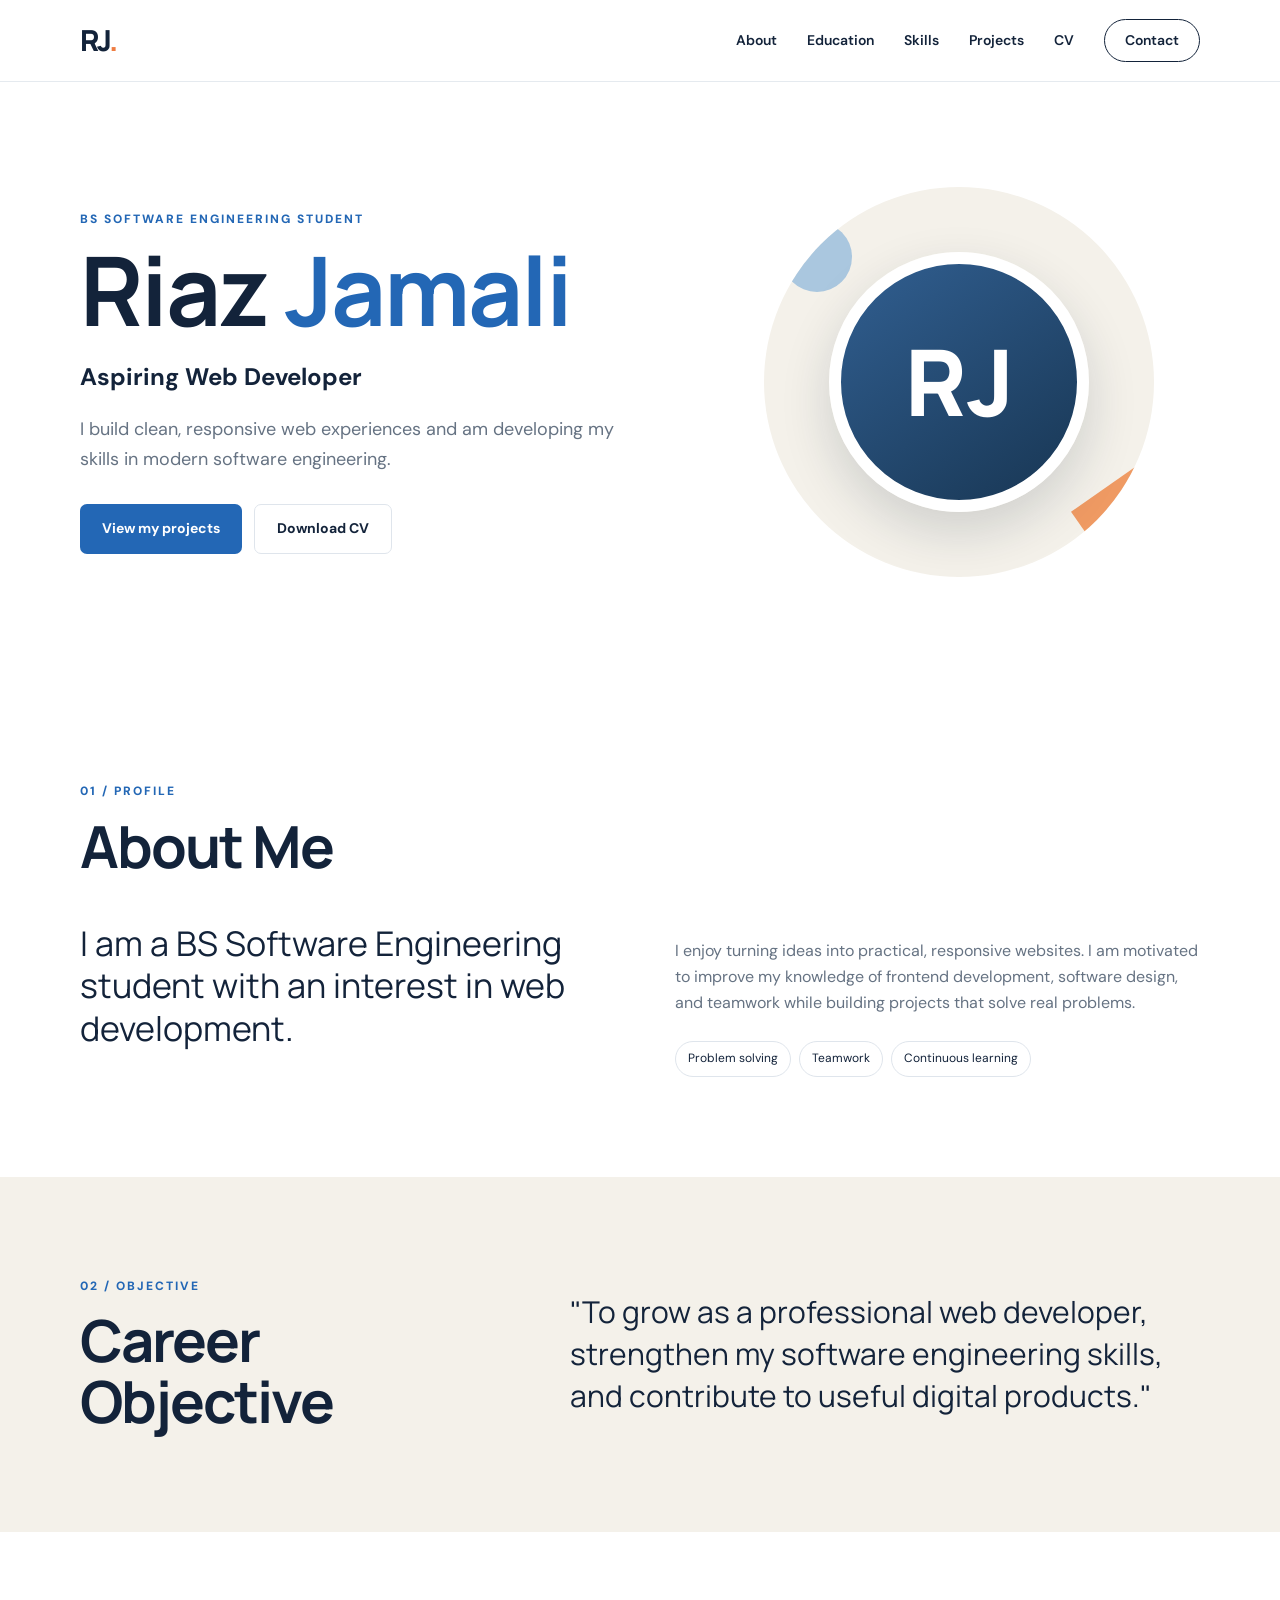
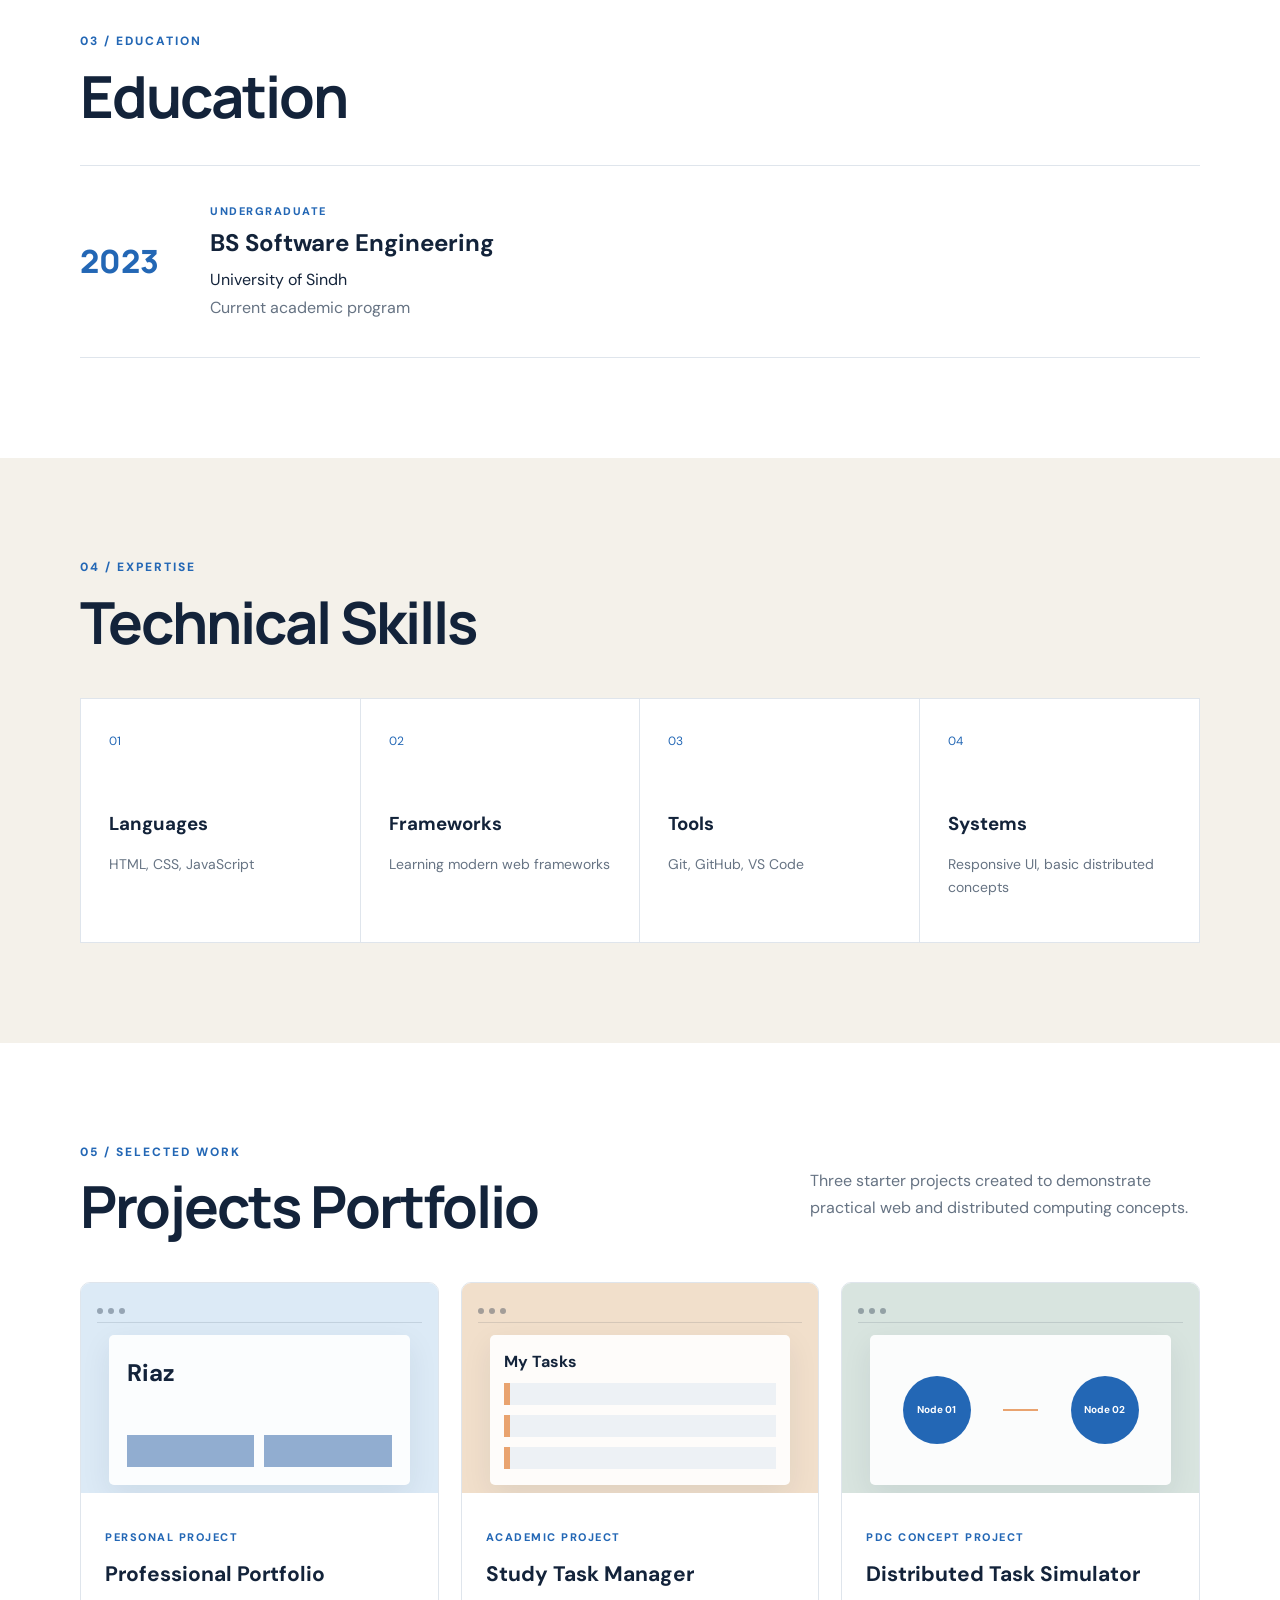
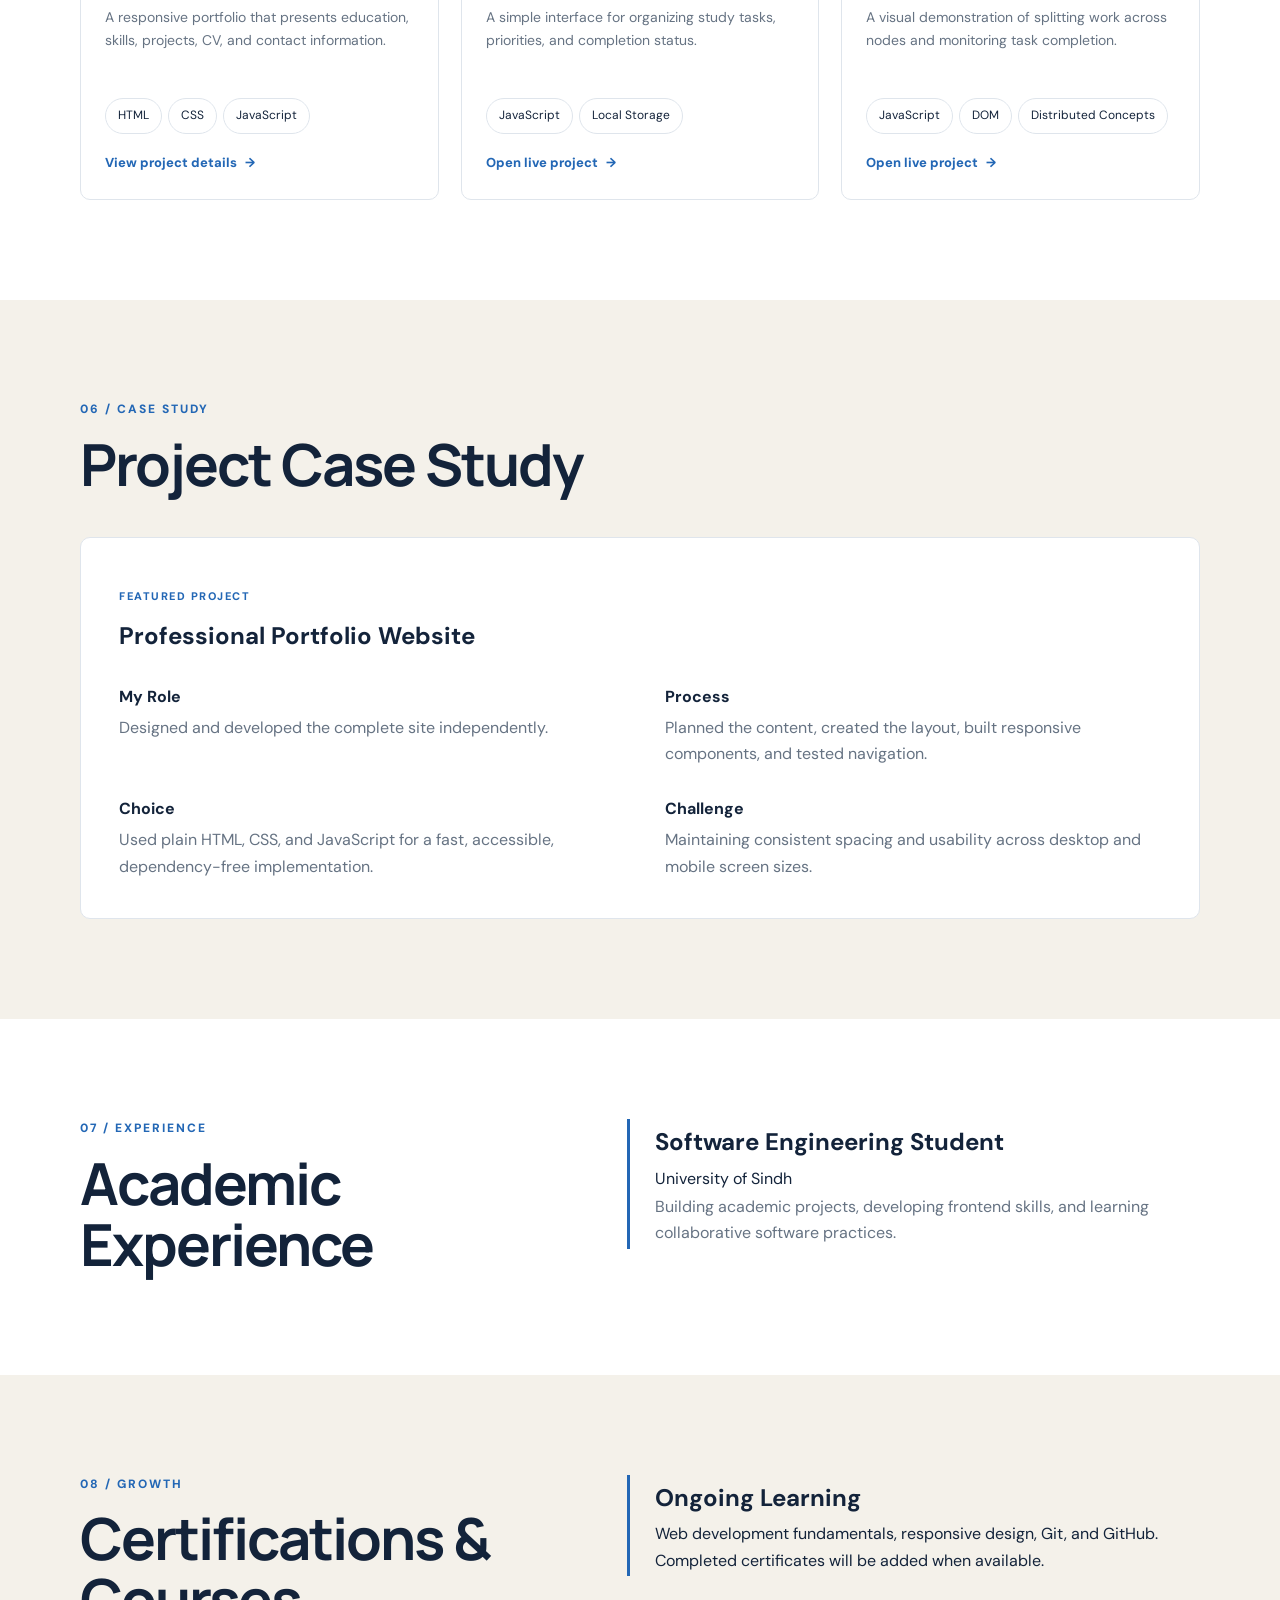
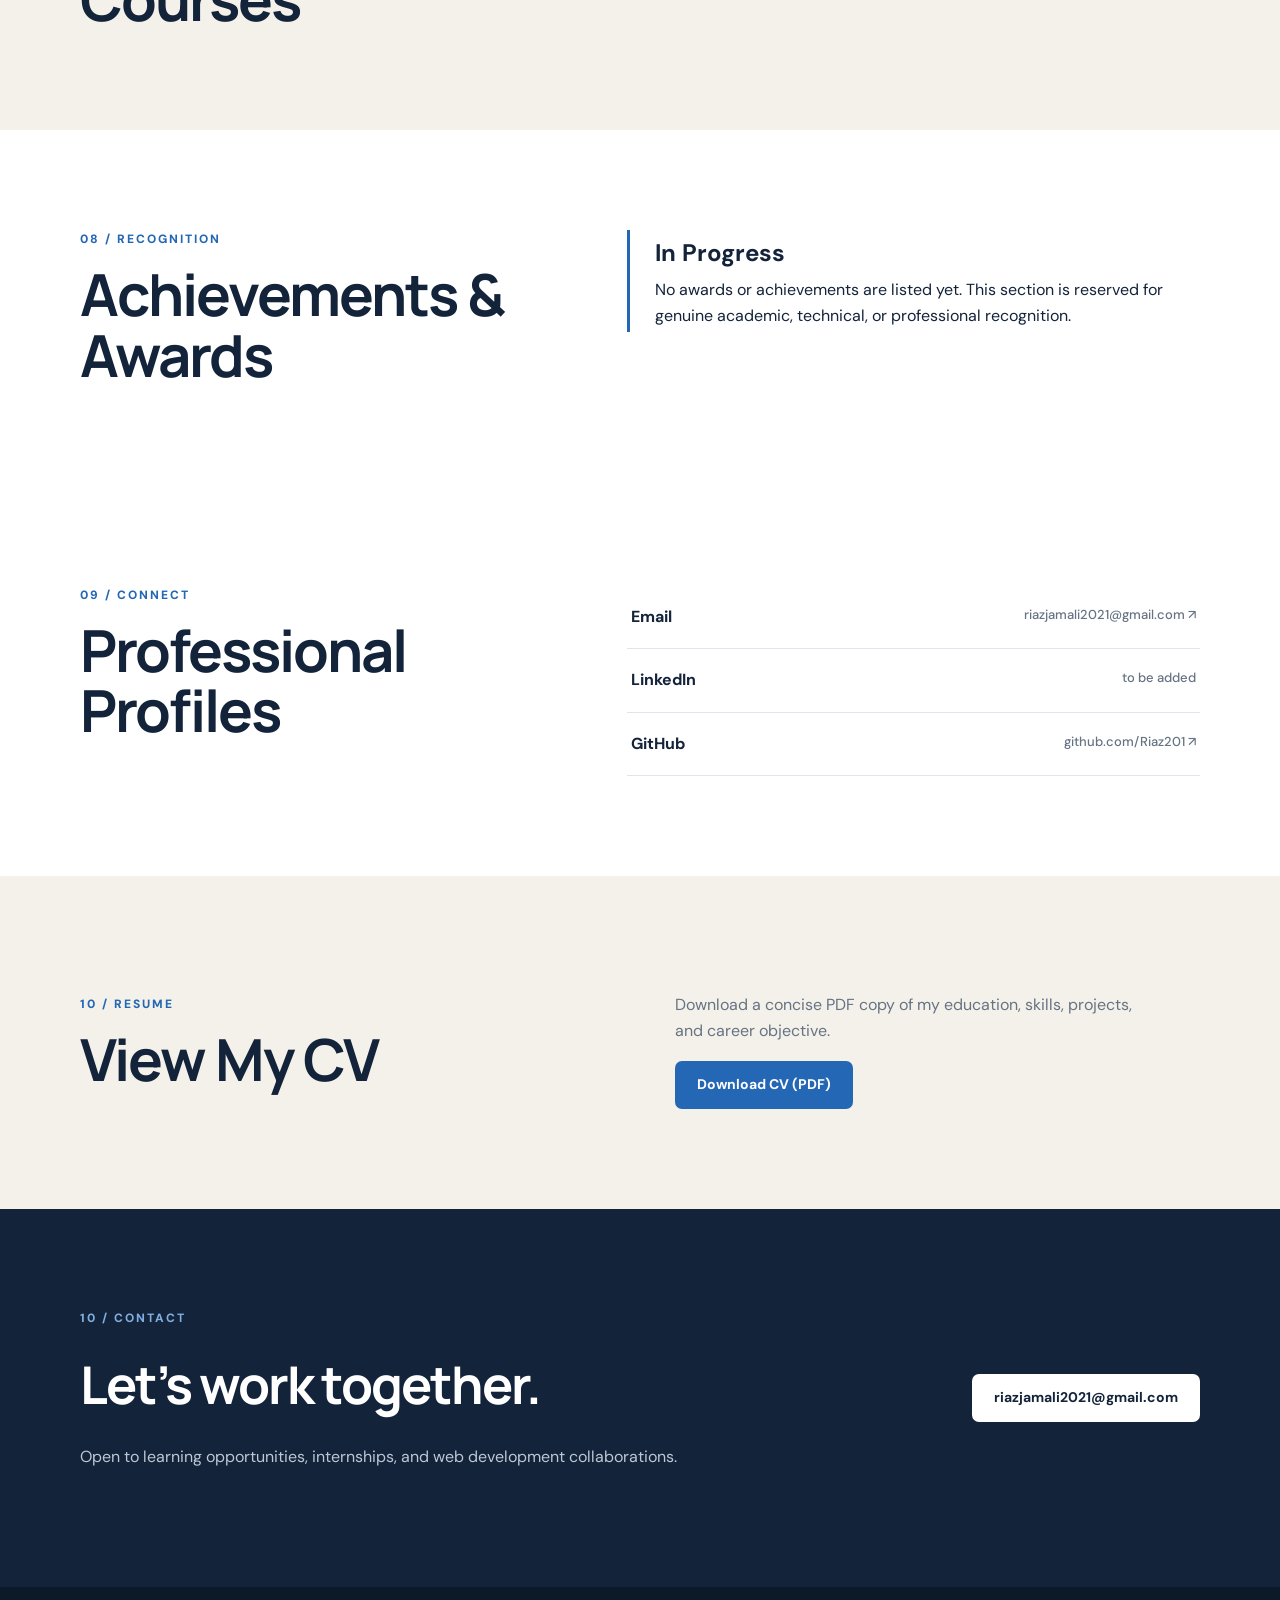
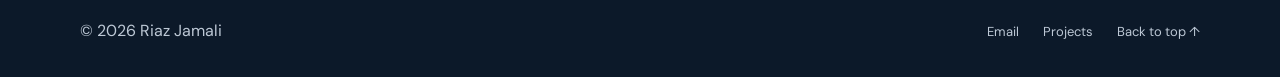
<file: index.html>
<!doctype html>
<html lang="en">
<head>
  <meta charset="UTF-8">
  <meta name="viewport" content="width=device-width, initial-scale=1">
  <meta name="description" content="Riaz Jamali - Software Engineering student portfolio">
  <title>Riaz Jamali | Software Engineering Student</title>
  <link rel="preconnect" href="https://fonts.googleapis.com">
  <link rel="preconnect" href="https://fonts.gstatic.com" crossorigin>
  <link href="https://fonts.googleapis.com/css2?family=DM+Sans:wght@400;500;600;700&family=Manrope:wght@700;800&display=swap" rel="stylesheet">
  <link rel="stylesheet" href="styles.css">
</head>
<body>
  <header class="site-header">
    <nav class="nav container" aria-label="Main navigation">
      <a class="brand" href="#home" aria-label="Go to home">RJ<span>.</span></a>
      <button class="menu-toggle" type="button" aria-expanded="false" aria-controls="nav-links" aria-label="Open navigation">
        <span></span><span></span><span></span>
      </button>
      <div class="nav-links" id="nav-links">
        <a href="#about">About</a>
        <a href="#education">Education</a>
        <a href="#skills">Skills</a>
        <a href="#projects">Projects</a>
        <a href="#resume">CV</a>
        <a href="#contact" class="nav-cta">Contact</a>
      </div>
    </nav>
  </header>

  <main>
    <section class="hero container" id="home">
      <div class="hero-copy">
        <p class="eyebrow">BS SOFTWARE ENGINEERING STUDENT</p>
        <h1>Riaz <span>Jamali</span></h1>
        <p class="hero-role">Aspiring Web Developer</p>
        <p class="hero-intro">I build clean, responsive web experiences and am developing my skills in modern software engineering.</p>
        <div class="hero-actions">
          <a class="button primary" href="#projects">View my projects</a>
          <a class="button secondary" href="Riaz-CV.pdf" download>Download CV</a>
        </div>
      </div>
      <div class="hero-visual" aria-label="Riaz Jamali profile avatar">
        <div class="portrait">
          <div class="avatar" role="img" aria-label="Stylized initial avatar for Riaz Jamali">RJ</div>
          <span class="shape shape-one"></span>
          <span class="shape shape-two"></span>
        </div>
      </div>
    </section>

    <section class="section container" id="about">
      <div class="section-heading">
        <p class="eyebrow">01 / PROFILE</p>
        <h2>About Me</h2>
      </div>
      <div class="about-grid">
        <p class="lead">I am a BS Software Engineering student with an interest in web development.</p>
        <div class="about-copy">
          <p>I enjoy turning ideas into practical, responsive websites. I am motivated to improve my knowledge of frontend development, software design, and teamwork while building projects that solve real problems.</p>
          <div class="info-pills">
            <span>Problem solving</span>
            <span>Teamwork</span>
            <span>Continuous learning</span>
          </div>
        </div>
      </div>
    </section>

    <section class="section tinted" id="objective">
      <div class="container objective-grid">
        <div class="section-heading">
          <p class="eyebrow">02 / OBJECTIVE</p>
          <h2>Career Objective</h2>
        </div>
        <blockquote>"To grow as a professional web developer, strengthen my software engineering skills, and contribute to useful digital products."</blockquote>
      </div>
    </section>

    <section class="section container" id="education">
      <div class="section-heading">
        <p class="eyebrow">03 / EDUCATION</p>
        <h2>Education</h2>
      </div>
      <article class="timeline-card">
        <div class="timeline-mark">2023</div>
        <div>
          <p class="card-kicker">UNDERGRADUATE</p>
          <h3>BS Software Engineering</h3>
          <p>University of Sindh</p>
          <p class="muted">Current academic program</p>
        </div>
      </article>
    </section>

    <section class="section tinted" id="skills">
      <div class="container">
        <div class="section-heading">
          <p class="eyebrow">04 / EXPERTISE</p>
          <h2>Technical Skills</h2>
        </div>
        <div class="skills-grid">
          <article class="skill-card"><span>01</span><h3>Languages</h3><p>HTML, CSS, JavaScript</p></article>
          <article class="skill-card"><span>02</span><h3>Frameworks</h3><p>Learning modern web frameworks</p></article>
          <article class="skill-card"><span>03</span><h3>Tools</h3><p>Git, GitHub, VS Code</p></article>
          <article class="skill-card"><span>04</span><h3>Systems</h3><p>Responsive UI, basic distributed concepts</p></article>
        </div>
      </div>
    </section>

    <section class="section container" id="projects">
      <div class="section-heading split-heading">
        <div><p class="eyebrow">05 / SELECTED WORK</p><h2>Projects Portfolio</h2></div>
        <p>Three starter projects created to demonstrate practical web and distributed computing concepts.</p>
      </div>
      <div class="projects-grid">
        <article class="project-card">
          <div class="project-preview preview-one" role="img" aria-label="Portfolio website interface preview">
            <div class="browser-bar"><i></i><i></i><i></i></div>
            <div class="preview-layout"><b>Riaz</b><span></span><span></span></div>
          </div>
          <div class="project-content">
            <p class="card-kicker">PERSONAL PROJECT</p>
            <h3>Professional Portfolio</h3>
            <p>A responsive portfolio that presents education, skills, projects, CV, and contact information.</p>
            <div class="tags"><span>HTML</span><span>CSS</span><span>JavaScript</span></div>
            <a class="project-link" href="#case-study">View project details <span aria-hidden="true">&rarr;</span></a>
          </div>
        </article>

        <article class="project-card">
          <div class="project-preview preview-two" role="img" aria-label="Task management dashboard preview">
            <div class="browser-bar"><i></i><i></i><i></i></div>
            <div class="task-ui"><b>My Tasks</b><span></span><span></span><span></span></div>
          </div>
          <div class="project-content">
            <p class="card-kicker">ACADEMIC PROJECT</p>
            <h3>Study Task Manager</h3>
            <p>A simple interface for organizing study tasks, priorities, and completion status.</p>
            <div class="tags"><span>JavaScript</span><span>Local Storage</span></div>
            <a class="project-link" href="projects/task-manager/index.html">Open live project <span aria-hidden="true">&rarr;</span></a>
          </div>
        </article>

        <article class="project-card">
          <div class="project-preview preview-three" role="img" aria-label="Distributed task simulator preview">
            <div class="browser-bar"><i></i><i></i><i></i></div>
            <div class="network-ui"><b>Node 01</b><i></i><b>Node 02</b></div>
          </div>
          <div class="project-content">
            <p class="card-kicker">PDC CONCEPT PROJECT</p>
            <h3>Distributed Task Simulator</h3>
            <p>A visual demonstration of splitting work across nodes and monitoring task completion.</p>
            <div class="tags"><span>JavaScript</span><span>DOM</span><span>Distributed Concepts</span></div>
            <a class="project-link" href="projects/task-distributor/index.html">Open live project <span aria-hidden="true">&rarr;</span></a>
          </div>
        </article>
      </div>
    </section>

    <section class="section tinted" id="case-study">
      <div class="container case-study">
        <div class="section-heading">
          <p class="eyebrow">06 / CASE STUDY</p>
          <h2>Project Case Study</h2>
        </div>
        <article class="case-card">
          <p class="card-kicker">FEATURED PROJECT</p>
          <h3>Professional Portfolio Website</h3>
          <div class="case-grid">
            <div><h4>My Role</h4><p>Designed and developed the complete site independently.</p></div>
            <div><h4>Process</h4><p>Planned the content, created the layout, built responsive components, and tested navigation.</p></div>
            <div><h4>Choice</h4><p>Used plain HTML, CSS, and JavaScript for a fast, accessible, dependency-free implementation.</p></div>
            <div><h4>Challenge</h4><p>Maintaining consistent spacing and usability across desktop and mobile screen sizes.</p></div>
          </div>
        </article>
      </div>
    </section>

    <section class="section container" id="experience">
      <div class="experience-grid">
        <div class="section-heading"><p class="eyebrow">07 / EXPERIENCE</p><h2>Academic Experience</h2></div>
        <article class="text-card"><h3>Software Engineering Student</h3><p>University of Sindh</p><p class="muted">Building academic projects, developing frontend skills, and learning collaborative software practices.</p></article>
      </div>
    </section>

    <section class="section tinted" id="learning">
      <div class="container learning-grid">
        <div class="section-heading"><p class="eyebrow">08 / GROWTH</p><h2>Certifications & Courses</h2></div>
        <div class="text-card"><h3>Ongoing Learning</h3><p>Web development fundamentals, responsive design, Git, and GitHub. Completed certificates will be added when available.</p></div>
      </div>
    </section>

    <section class="section container" id="achievements">
      <div class="experience-grid">
        <div class="section-heading"><p class="eyebrow">08 / RECOGNITION</p><h2>Achievements & Awards</h2></div>
        <article class="text-card"><h3>In Progress</h3><p>No awards or achievements are listed yet. This section is reserved for genuine academic, technical, or professional recognition.</p></article>
      </div>
    </section>

    <section class="section container" id="profiles">
      <div class="profiles-grid">
        <div class="section-heading"><p class="eyebrow">09 / CONNECT</p><h2>Professional Profiles</h2></div>
        <div class="profile-links">
          <a href="mailto:riazjamali2021@gmail.com">Email <span>riazjamali2021@gmail.com &nearr;</span></a>
          <a href="#contact">LinkedIn <span>to be added</span></a>
          <a href="https://github.com/Riaz201" target="_blank" rel="noopener noreferrer">GitHub <span>github.com/Riaz201 &nearr;</span></a>
        </div>
      </div>
    </section>

    <section class="section tinted" id="resume">
      <div class="container resume-grid">
        <div class="section-heading">
          <p class="eyebrow">10 / RESUME</p>
          <h2>View My CV</h2>
        </div>
        <div class="resume-copy">
          <p>Download a concise PDF copy of my education, skills, projects, and career objective.</p>
          <a class="button primary" href="Riaz-CV.pdf" download>Download CV (PDF)</a>
        </div>
      </div>
    </section>

    <section class="section contact-section" id="contact">
      <div class="container contact-grid">
        <div>
          <p class="eyebrow">10 / CONTACT</p>
          <h2>Let’s work together.</h2>
          <p>Open to learning opportunities, internships, and web development collaborations.</p>
        </div>
        <a class="button light" href="mailto:riazjamali2021@gmail.com">riazjamali2021@gmail.com</a>
      </div>
    </section>
  </main>

  <footer>
    <div class="container footer-inner">
      <p>&copy; <span id="year"></span> Riaz Jamali</p>
      <nav aria-label="Social links">
        <a href="mailto:riazjamali2021@gmail.com">Email</a>
        <a href="#projects">Projects</a>
        <a href="#home">Back to top &uarr;</a>
      </nav>
    </div>
  </footer>

  <script src="script.js"></script>
</body>
</html>
</file>
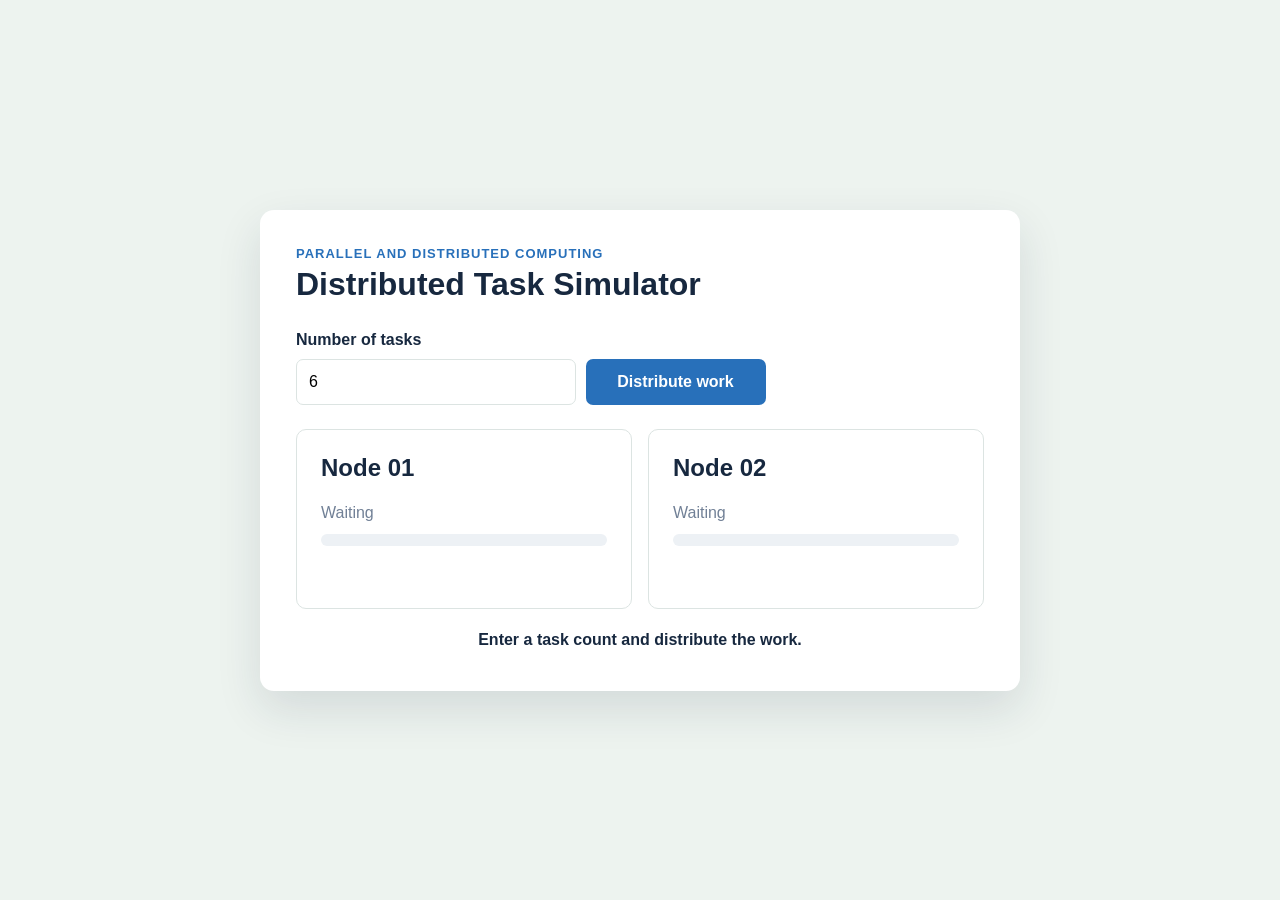
<file: projects/task-distributor/index.html>
<!doctype html>
<html lang="en">
<head>
  <meta charset="UTF-8">
  <meta name="viewport" content="width=device-width, initial-scale=1">
  <title>Distributed Task Simulator</title>
  <link rel="stylesheet" href="styles.css">
</head>
<body>
  <main class="app">
    <header>
      <p>Parallel and Distributed Computing</p>
      <h1>Distributed Task Simulator</h1>
    </header>

    <div class="controls">
      <label for="task-count">Number of tasks</label>
      <input id="task-count" type="number" min="1" max="12" value="6">
      <button id="run-button" type="button">Distribute work</button>
    </div>

    <section class="nodes" aria-label="Worker nodes">
      <article class="node">
        <h2>Node 01</h2>
        <div class="node-status" id="node-one-status">Waiting</div>
        <div class="progress"><span id="node-one-bar"></span></div>
      </article>
      <article class="node">
        <h2>Node 02</h2>
        <div class="node-status" id="node-two-status">Waiting</div>
        <div class="progress"><span id="node-two-bar"></span></div>
      </article>
    </section>

    <p id="result" class="result" aria-live="polite">Enter a task count and distribute the work.</p>
  </main>
  <script src="script.js"></script>
</body>
</html>
</file>
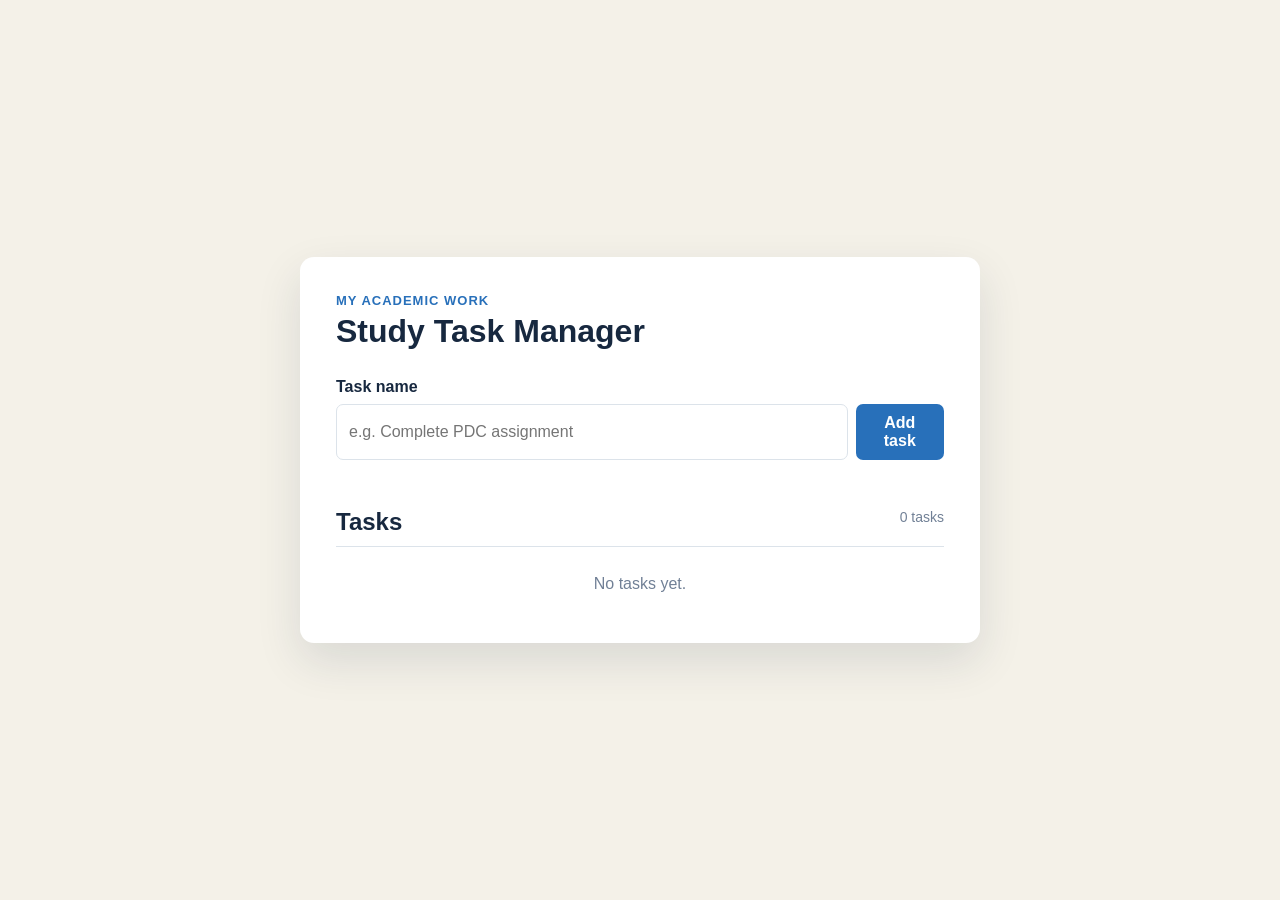
<file: projects/task-manager/index.html>
<!doctype html>
<html lang="en">
<head>
  <meta charset="UTF-8">
  <meta name="viewport" content="width=device-width, initial-scale=1">
  <title>Study Task Manager</title>
  <link rel="stylesheet" href="styles.css">
</head>
<body>
  <main class="app">
    <header>
      <p>My academic work</p>
      <h1>Study Task Manager</h1>
    </header>

    <form id="task-form">
      <label for="task-name">Task name</label>
      <div class="input-row">
        <input id="task-name" type="text" maxlength="80" placeholder="e.g. Complete PDC assignment" required>
        <button type="submit">Add task</button>
      </div>
    </form>

    <section aria-labelledby="task-heading">
      <div class="list-heading">
        <h2 id="task-heading">Tasks</h2>
        <span id="task-count">0 tasks</span>
      </div>
      <ul id="task-list"></ul>
    </section>
  </main>
  <script src="script.js"></script>
</body>
</html>
</file>
<file: styles.css>
:root {
  --ink: #13233a;
  --blue: #2367b5;
  --blue-dark: #174b86;
  --cream: #f4f1ea;
  --paper: #fff;
  --line: #dfe5ec;
  --muted: #667383;
}

* { box-sizing: border-box; }
html { scroll-behavior: smooth; }
body { margin: 0; color: var(--ink); background: var(--paper); font-family: "DM Sans", sans-serif; line-height: 1.65; }
img, svg { max-width: 100%; }
a { color: inherit; }
.container { width: min(1120px, calc(100% - 48px)); margin-inline: auto; }
.site-header { height: 82px; display: flex; align-items: center; background: rgba(255,255,255,.94); position: sticky; top: 0; z-index: 20; border-bottom: 1px solid rgba(223,229,236,.8); backdrop-filter: blur(12px); }
.nav { display: flex; align-items: center; justify-content: space-between; }
.brand { font-family: "Manrope", sans-serif; font-size: 29px; font-weight: 800; text-decoration: none; letter-spacing: -2px; }
.brand span { color: #ef7d42; }
.nav-links { display: flex; align-items: center; gap: 30px; }
.nav-links a { text-decoration: none; font-size: 14px; font-weight: 600; }
.nav-links a:hover { color: var(--blue); }
.nav-cta { border: 1px solid var(--ink); border-radius: 999px; padding: 9px 20px; }
.menu-toggle { display: none; border: 0; background: none; padding: 8px; }
.menu-toggle span { display: block; width: 24px; height: 2px; margin: 5px; background: var(--ink); }

.hero { min-height: 600px; display: grid; grid-template-columns: 1.1fr .9fr; align-items: center; gap: 50px; }
.eyebrow { margin: 0 0 14px; color: var(--blue); font-size: 12px; font-weight: 800; letter-spacing: 2px; }
.hero h1, h2 { font-family: "Manrope", sans-serif; letter-spacing: -2px; }
.hero h1 { margin: 0; font-size: clamp(58px, 8vw, 96px); line-height: .95; }
.hero h1 span { color: var(--blue); }
.hero-role { margin: 22px 0 8px; font-size: 24px; font-weight: 700; }
.hero-intro { max-width: 540px; color: var(--muted); font-size: 18px; }
.hero-actions { display: flex; gap: 12px; margin-top: 30px; }
.button { display: inline-flex; align-items: center; justify-content: center; min-height: 48px; border-radius: 7px; padding: 12px 22px; text-decoration: none; font-size: 14px; font-weight: 700; }
.primary { color: white; background: var(--blue); }
.primary:hover { background: var(--blue-dark); }
.secondary { border: 1px solid var(--line); }
.hero-visual { display: grid; place-items: center; }
.portrait { width: 390px; aspect-ratio: 1; position: relative; display: grid; place-items: center; background: var(--cream); border-radius: 50%; overflow: hidden; }
.avatar { position: relative; z-index: 2; width: 260px; height: 260px; display: grid; place-items: center; border-radius: 50%; color: white; background: linear-gradient(145deg, #315f91, #183653); border: 12px solid white; font-family: "Manrope", sans-serif; font-size: 92px; font-weight: 800; box-shadow: 0 20px 50px rgba(19,35,58,.16); }
.shape { position: absolute; display: block; background: #ef9a63; }
.shape-one { width: 100px; height: 35px; right: -18px; bottom: 62px; transform: rotate(-35deg); }
.shape-two { width: 70px; height: 70px; border-radius: 50%; left: 18px; top: 35px; background: #aac7df; }

.section { padding: 100px 0; scroll-margin-top: 82px; }
.tinted { background: var(--cream); }
.section-heading h2 { margin: 0; font-size: clamp(38px, 5vw, 58px); line-height: 1.05; }
.about-grid { display: grid; grid-template-columns: 1fr 1fr; gap: 70px; margin-top: 45px; }
.lead { margin: 0; font-family: "Manrope", sans-serif; font-size: 34px; line-height: 1.25; }
.about-copy { color: var(--muted); }
.info-pills { display: flex; flex-wrap: wrap; gap: 8px; margin-top: 24px; }
.info-pills span, .tags span { border: 1px solid var(--line); border-radius: 999px; padding: 7px 12px; color: var(--ink); font-size: 12px; }
.objective-grid { display: grid; grid-template-columns: .8fr 1.2fr; align-items: center; gap: 70px; }
blockquote { margin: 0; font-family: "Manrope", sans-serif; font-size: 30px; line-height: 1.4; }
.timeline-card { margin-top: 38px; display: grid; grid-template-columns: 130px 1fr; align-items: center; border-top: 1px solid var(--line); border-bottom: 1px solid var(--line); padding: 34px 0; }
.timeline-mark { font-family: "Manrope", sans-serif; color: var(--blue); font-size: 32px; font-weight: 800; }
.timeline-card h3, .text-card h3, .case-card h3 { margin: 3px 0 4px; font-size: 24px; }
.timeline-card p, .text-card p { margin: 2px 0; }
.card-kicker { color: var(--blue) !important; font-size: 11px; font-weight: 800; letter-spacing: 1.5px; }
.muted { color: var(--muted); }
.skills-grid { display: grid; grid-template-columns: repeat(4, 1fr); margin-top: 45px; border: 1px solid var(--line); background: white; }
.skill-card { min-height: 220px; padding: 28px; border-right: 1px solid var(--line); }
.skill-card:last-child { border-right: 0; }
.skill-card span { color: var(--blue); font-size: 12px; }
.skill-card h3 { margin: 55px 0 6px; }
.skill-card p { color: var(--muted); font-size: 14px; }
.split-heading { display: flex; justify-content: space-between; align-items: end; }
.split-heading > p { max-width: 390px; color: var(--muted); }
.projects-grid { display: grid; grid-template-columns: repeat(3, 1fr); gap: 22px; margin-top: 45px; }
.project-card { border: 1px solid var(--line); border-radius: 10px; overflow: hidden; background: white; }
.project-preview { height: 210px; padding: 16px; overflow: hidden; }
.preview-one { background: #dceaf6; }
.preview-two { background: #f1dfcb; }
.preview-three { background: #d8e4df; }
.browser-bar { height: 24px; display: flex; gap: 5px; align-items: center; border-bottom: 1px solid rgba(19,35,58,.12); }
.browser-bar i { width: 6px; height: 6px; border-radius: 50%; background: rgba(19,35,58,.35); }
.preview-layout, .task-ui, .network-ui { height: 150px; margin: 12px; border-radius: 5px; background: rgba(255,255,255,.9); box-shadow: 0 10px 30px rgba(19,35,58,.08); }
.preview-layout { display: grid; grid-template-columns: 1fr 1fr; gap: 10px; padding: 18px; }
.preview-layout b { grid-column: 1 / -1; font-size: 24px; }
.preview-layout span { background: #91add0; }
.task-ui { display: grid; gap: 8px; padding: 14px; }
.task-ui b { height: 24px; }
.task-ui span { height: 22px; border-left: 6px solid #e9a36f; background: #edf1f5; }
.network-ui { display: flex; align-items: center; justify-content: space-evenly; position: relative; }
.network-ui b { width: 68px; height: 68px; display: grid; place-items: center; border-radius: 50%; background: #2367b5; color: white; font-size: 10px; }
.network-ui i { width: 35px; height: 2px; background: #e9a36f; }
.project-content { padding: 24px; }
.project-content h3 { margin: 4px 0 8px; font-size: 21px; }
.project-content > p:not(.card-kicker) { min-height: 78px; color: var(--muted); font-size: 14px; }
.tags { display: flex; flex-wrap: wrap; gap: 6px; }
.project-link { display: inline-flex; gap: 8px; margin-top: 18px; color: var(--blue); font-size: 13px; font-weight: 800; text-decoration: none; }
.project-link:hover { text-decoration: underline; }
.case-card { margin-top: 42px; background: white; border: 1px solid var(--line); border-radius: 10px; padding: 38px; }
.case-grid { display: grid; grid-template-columns: 1fr 1fr; gap: 28px 50px; margin-top: 28px; }
.case-grid h4 { margin: 0 0 5px; }
.case-grid p { margin: 0; color: var(--muted); }
.experience-grid, .learning-grid, .profiles-grid { display: grid; grid-template-columns: 1fr 1.2fr; align-items: start; gap: 70px; }
.text-card { border-left: 3px solid var(--blue); padding-left: 25px; }
.profile-links { display: grid; }
.profile-links a { display: flex; justify-content: space-between; border-bottom: 1px solid var(--line); padding: 18px 4px; text-decoration: none; font-weight: 700; }
.profile-links a span { color: var(--muted); font-size: 13px; font-weight: 500; }
.resume-grid { display: grid; grid-template-columns: 1fr 1fr; align-items: center; gap: 70px; }
.resume-copy p { max-width: 470px; color: var(--muted); }
.contact-section { background: var(--ink); color: white; }
.contact-grid { display: flex; align-items: center; justify-content: space-between; gap: 40px; }
.contact-grid h2 { margin: 0 0 10px; font-size: 52px; }
.contact-grid p { color: #bdc8d5; }
.contact-grid .eyebrow { color: #81aee0; }
.button.light { background: white; color: var(--ink); }
footer { background: #0c1929; color: #bdc8d5; }
.footer-inner { min-height: 90px; display: flex; align-items: center; justify-content: space-between; }
.footer-inner nav { display: flex; gap: 24px; }
.footer-inner a { text-decoration: none; font-size: 13px; }

@media (max-width: 900px) {
  .hero { grid-template-columns: 1fr; padding: 70px 0; }
  .hero-visual { grid-row: 1; }
  .portrait { width: min(340px, 80vw); }
  .avatar { width: 220px; height: 220px; }
  .about-grid, .objective-grid, .experience-grid, .learning-grid, .profiles-grid, .resume-grid { grid-template-columns: 1fr; gap: 30px; }
  .skills-grid { grid-template-columns: 1fr 1fr; }
  .skill-card:nth-child(2) { border-right: 0; }
  .skill-card:nth-child(-n+2) { border-bottom: 1px solid var(--line); }
  .projects-grid { grid-template-columns: 1fr 1fr; }
  .split-heading { align-items: start; }
}

@media (max-width: 680px) {
  .container { width: min(100% - 32px, 1120px); }
  .site-header { height: 68px; }
  .menu-toggle { display: block; }
  .nav-links { display: none; position: absolute; top: 68px; left: 0; right: 0; padding: 20px 16px 28px; background: white; border-bottom: 1px solid var(--line); flex-direction: column; gap: 16px; }
  .nav-links.open { display: flex; }
  .nav-cta { width: 100%; text-align: center; }
  .hero { min-height: auto; gap: 25px; padding: 55px 0 75px; }
  .hero h1 { font-size: 54px; }
  .hero-role { font-size: 20px; }
  .hero-intro { font-size: 16px; }
  .hero-actions { flex-direction: column; }
  .button { width: 100%; }
  .portrait { width: 280px; }
  .avatar { width: 190px; height: 190px; font-size: 70px; }
  .section { padding: 72px 0; scroll-margin-top: 68px; }
  .section-heading h2 { font-size: 40px; }
  .lead { font-size: 27px; }
  blockquote { font-size: 24px; }
  .timeline-card { grid-template-columns: 90px 1fr; }
  .skills-grid, .projects-grid, .case-grid { grid-template-columns: 1fr; }
  .skill-card { border-right: 0; border-bottom: 1px solid var(--line); min-height: 180px; }
  .skill-card:last-child { border-bottom: 0; }
  .skill-card h3 { margin-top: 35px; }
  .split-heading { display: block; }
  .split-heading > p { margin-top: 20px; }
  .project-content > p:not(.card-kicker) { min-height: auto; }
  .case-card { padding: 25px; }
  .contact-grid { align-items: flex-start; flex-direction: column; }
  .contact-grid h2 { font-size: 40px; }
  .footer-inner { padding: 24px 0; align-items: flex-start; flex-direction: column; gap: 12px; }
  .footer-inner nav { flex-wrap: wrap; }
}

@media (prefers-reduced-motion: reduce) {
  html { scroll-behavior: auto; }
}
</file>
<file: projects/task-distributor/styles.css>
:root {
  --navy: #17283f;
  --blue: #2870ba;
  --orange: #e9a36f;
  --cream: #edf3ef;
  --line: #dce4e2;
}
* { box-sizing: border-box; }
body { margin: 0; min-height: 100vh; display: grid; place-items: center; padding: 24px; background: var(--cream); color: var(--navy); font-family: Arial, sans-serif; }
.app { width: min(760px, 100%); background: white; border-radius: 14px; padding: 36px; box-shadow: 0 18px 45px rgba(23,40,63,.12); }
header p { margin: 0 0 5px; color: var(--blue); font-size: 13px; font-weight: bold; text-transform: uppercase; letter-spacing: 1px; }
h1 { margin: 0 0 28px; }
.controls { display: grid; grid-template-columns: auto minmax(100px, 180px) auto; align-items: end; gap: 10px; margin-bottom: 24px; }
.controls label { grid-column: 1 / -1; font-weight: bold; }
.controls input { min-height: 46px; border: 1px solid var(--line); border-radius: 7px; padding: 10px 12px; font: inherit; }
button { min-height: 46px; border: 0; border-radius: 7px; background: var(--blue); color: white; padding: 10px 16px; font: inherit; font-weight: bold; cursor: pointer; }
.nodes { display: grid; grid-template-columns: 1fr 1fr; gap: 16px; }
.node { min-height: 180px; border: 1px solid var(--line); border-radius: 10px; padding: 24px; }
.node h2 { margin-top: 0; }
.node-status { margin: 22px 0 12px; color: #718096; }
.progress { height: 12px; overflow: hidden; border-radius: 999px; background: #edf1f5; }
.progress span { display: block; width: 0; height: 100%; border-radius: inherit; background: var(--orange); transition: width .35s ease; }
.result { min-height: 24px; margin: 22px 0 0; text-align: center; font-weight: bold; }
@media (max-width: 560px) {
  .app { padding: 24px 18px; }
  .controls { grid-template-columns: 1fr; }
  .controls label { grid-column: auto; }
  .nodes { grid-template-columns: 1fr; }
}
</file>
<file: projects/task-manager/styles.css>
:root {
  --navy: #17283f;
  --blue: #2870ba;
  --cream: #f4f1e8;
  --line: #dce3ea;
}

* { box-sizing: border-box; }
body {
  margin: 0;
  min-height: 100vh;
  display: grid;
  place-items: center;
  padding: 24px;
  background: var(--cream);
  color: var(--navy);
  font-family: Arial, sans-serif;
}
.app { width: min(680px, 100%); background: white; border-radius: 14px; padding: 36px; box-shadow: 0 18px 45px rgba(23, 40, 63, .12); }
header p { margin: 0 0 5px; color: var(--blue); font-size: 13px; font-weight: bold; text-transform: uppercase; letter-spacing: 1px; }
h1 { margin: 0 0 28px; }
label { display: block; margin-bottom: 8px; font-weight: bold; }
.input-row { display: flex; gap: 8px; }
input { width: 100%; min-height: 46px; border: 1px solid var(--line); border-radius: 7px; padding: 10px 12px; font: inherit; }
button { border: 0; border-radius: 7px; background: var(--blue); color: white; padding: 10px 16px; font: inherit; font-weight: bold; cursor: pointer; }
.list-heading { display: flex; justify-content: space-between; align-items: center; border-bottom: 1px solid var(--line); margin-top: 28px; }
.list-heading h2 { margin-bottom: 10px; }
.list-heading span { color: #718096; font-size: 14px; }
ul { list-style: none; margin: 0; padding: 0; }
li { display: flex; align-items: center; gap: 12px; border-bottom: 1px solid var(--line); padding: 14px 0; }
li.completed span { color: #718096; text-decoration: line-through; }
li span { flex: 1; }
.delete { background: #edf1f5; color: var(--navy); padding: 7px 10px; }
.empty { justify-content: center; color: #718096; border: 0; padding-top: 28px; }
@media (max-width: 560px) {
  .app { padding: 24px 18px; }
  .input-row { flex-direction: column; }
  button { min-height: 44px; }
}
</file>
